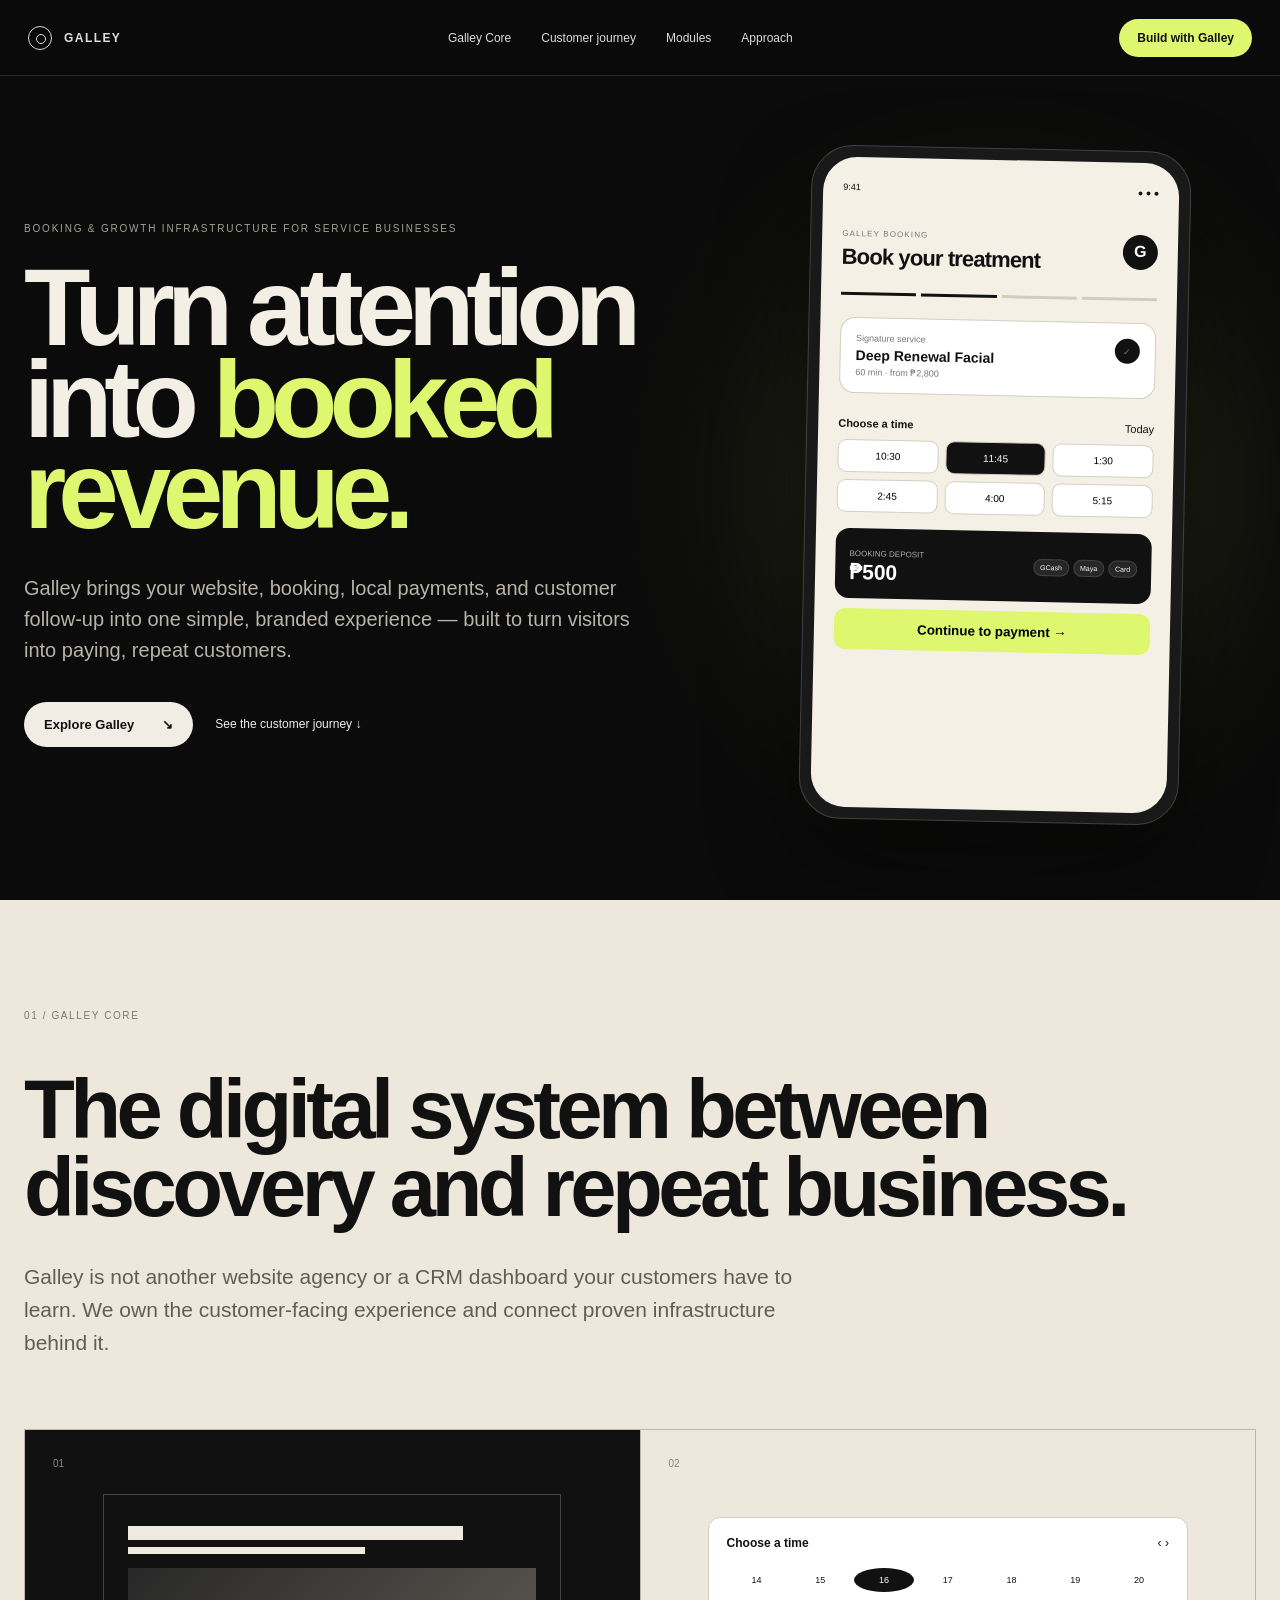
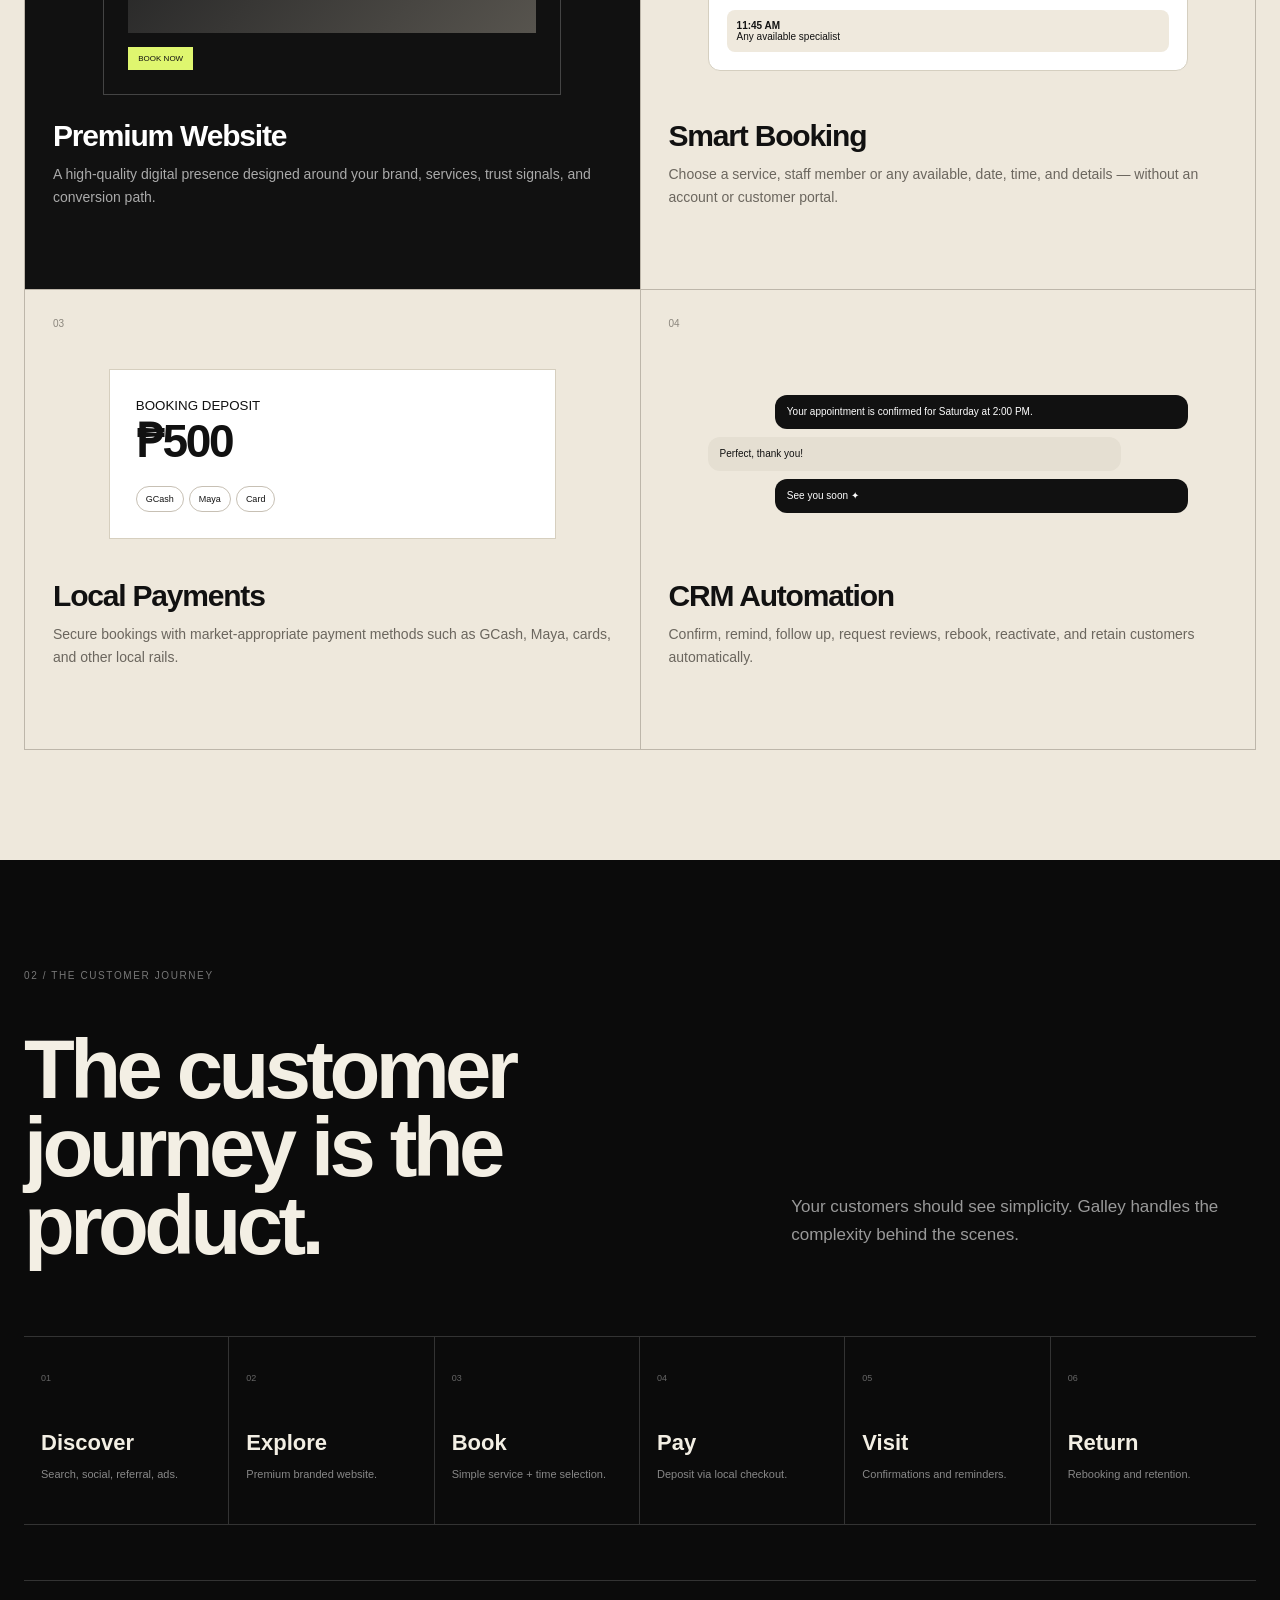
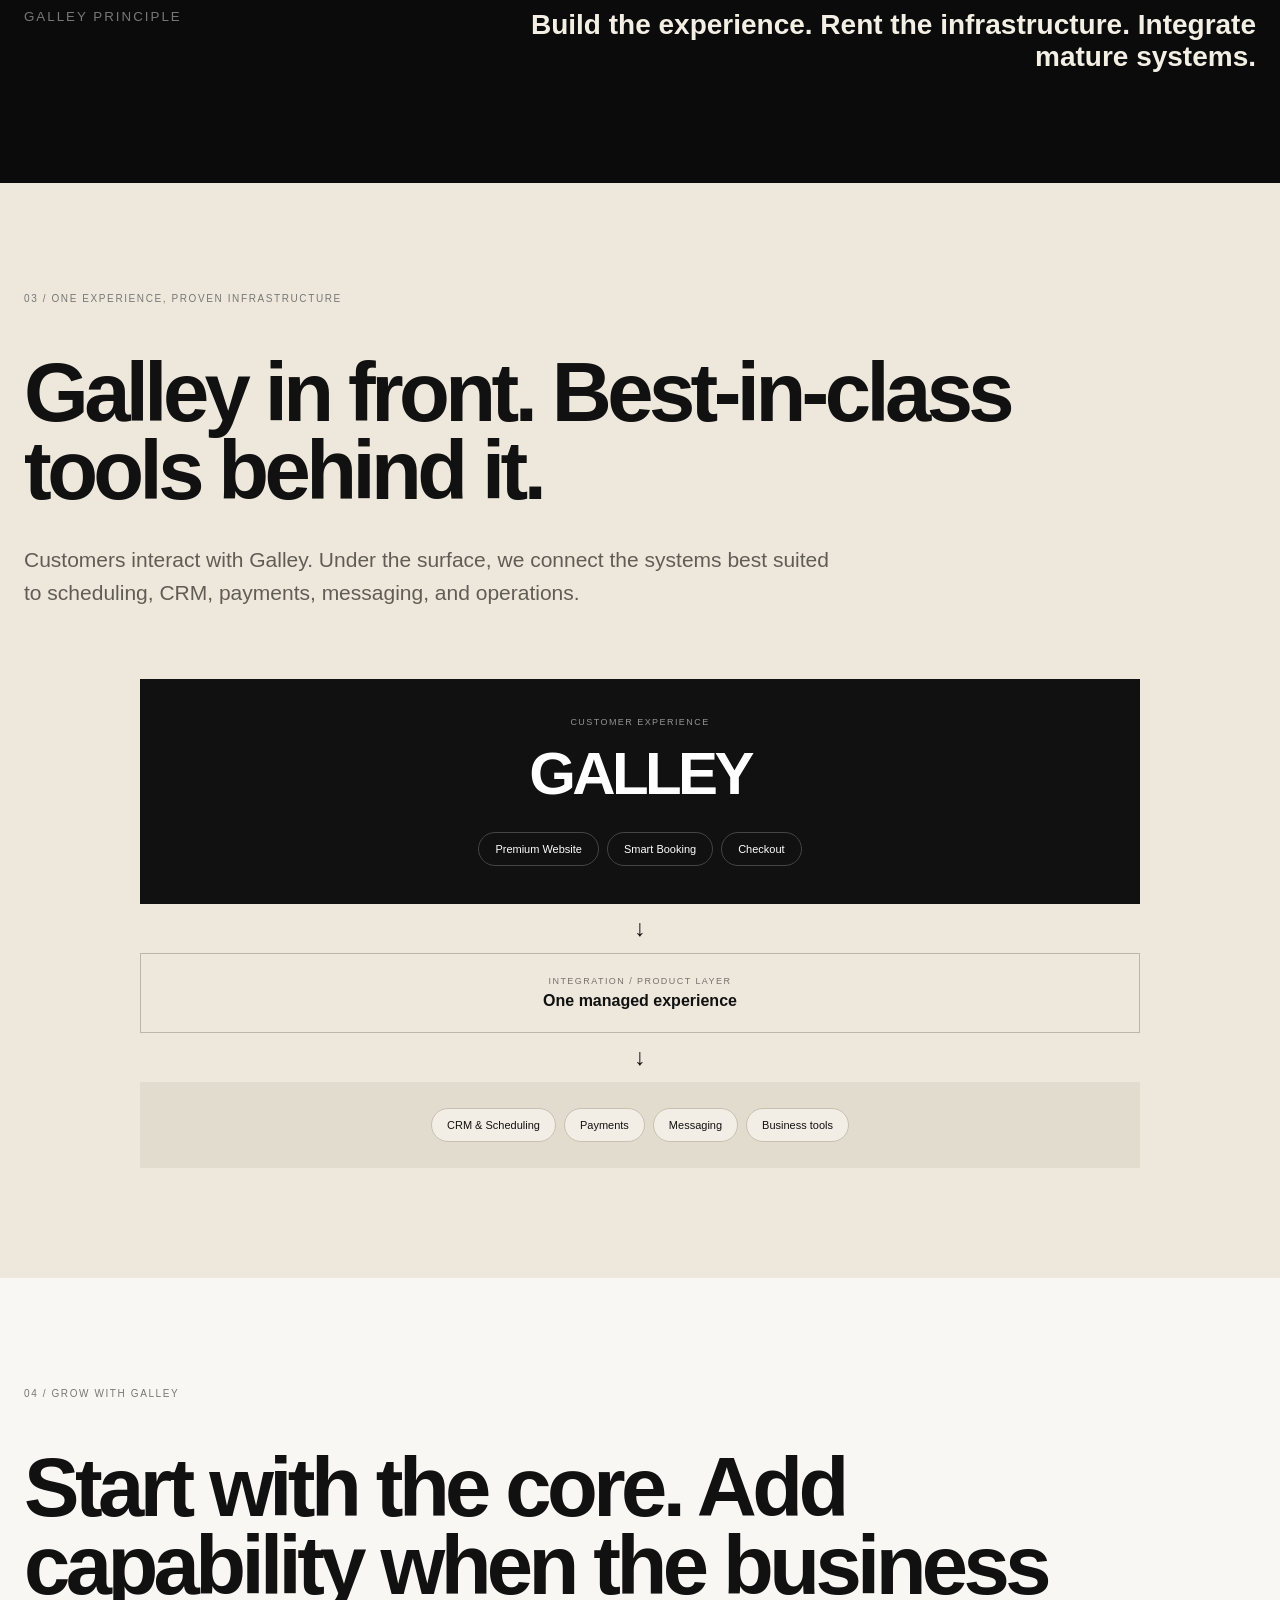
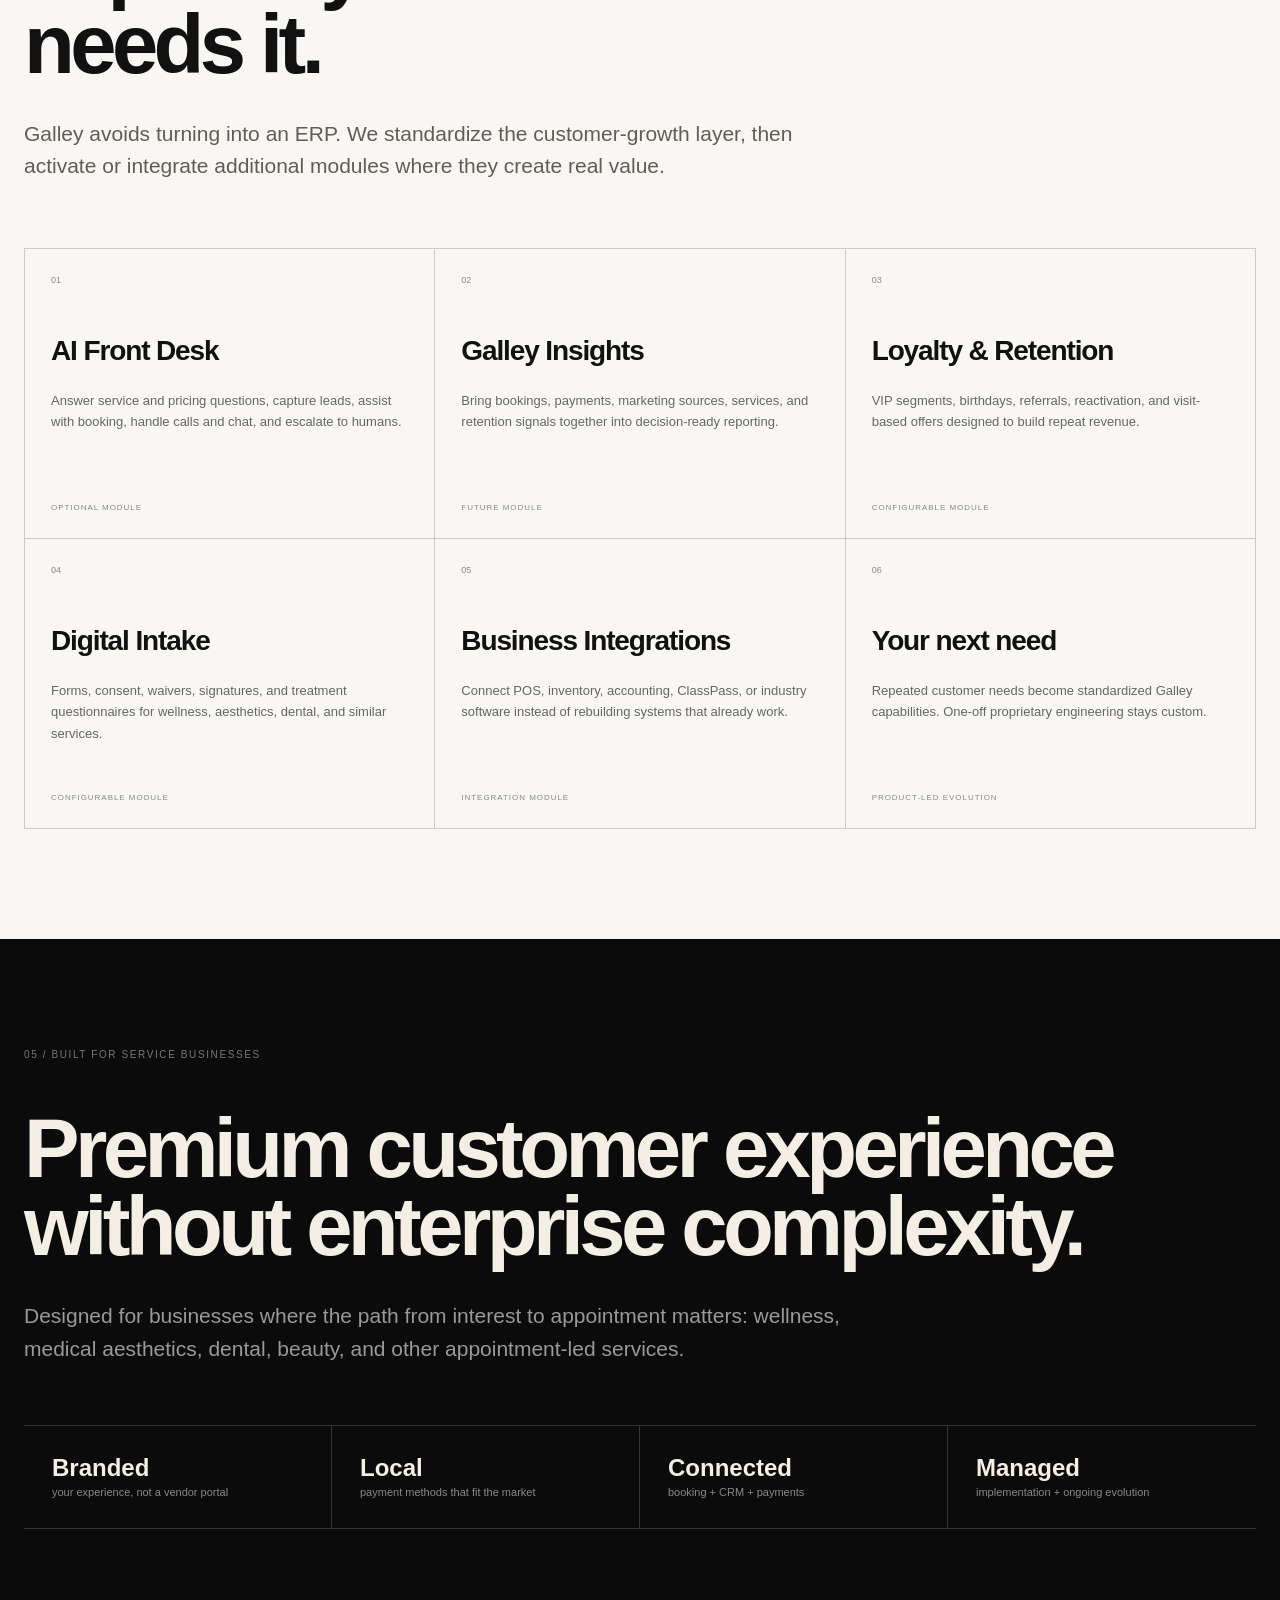
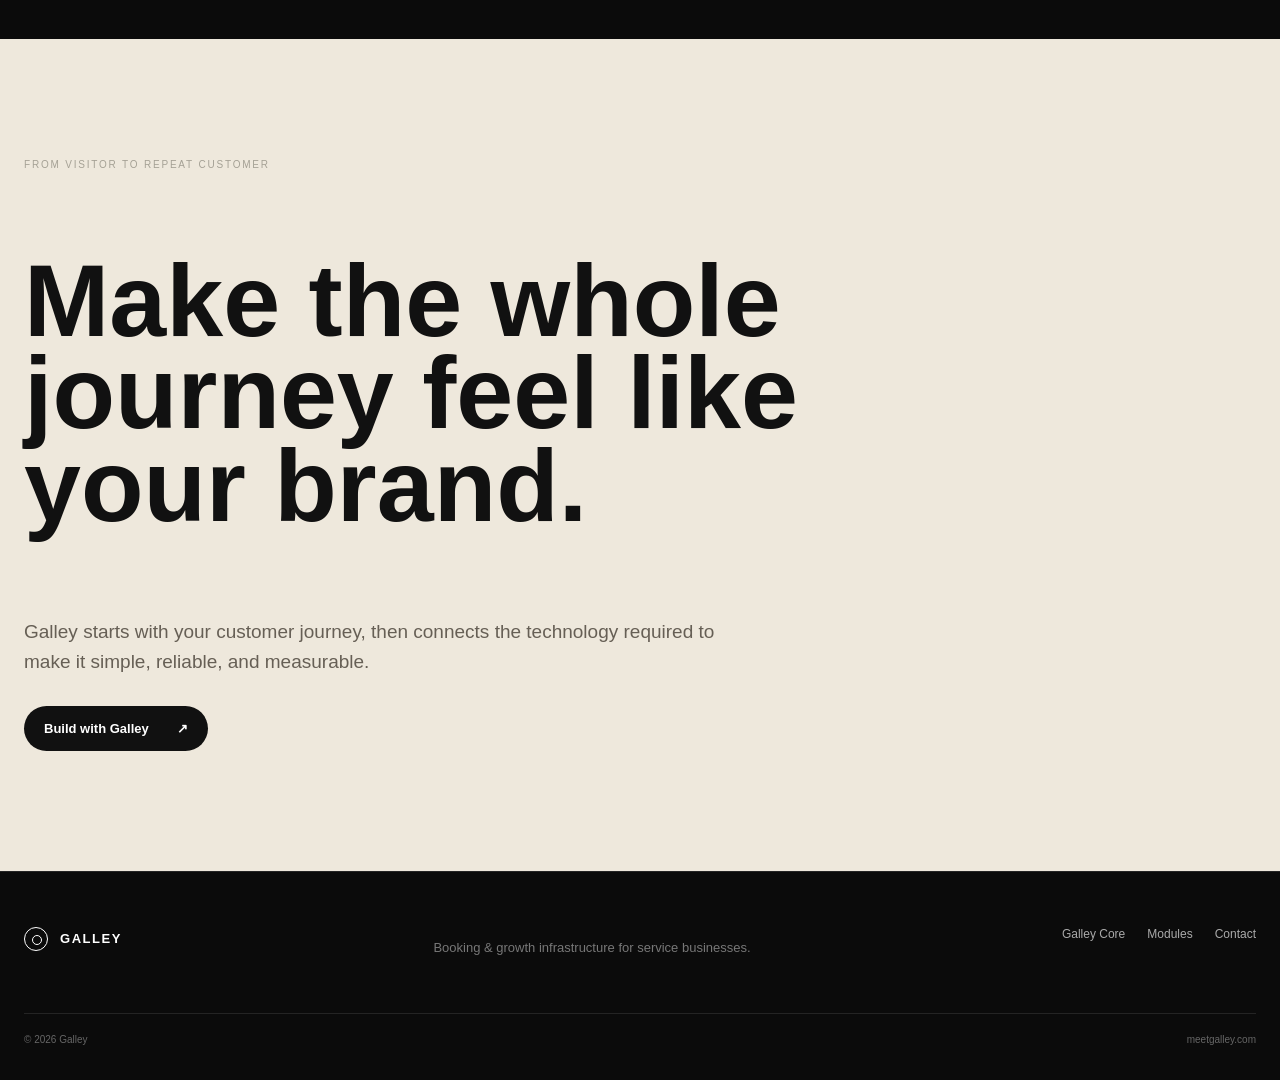
<file: galley-preview/index.html>
<!doctype html>
<html lang="en">
<head>
<meta charset="utf-8">
<meta name="viewport" content="width=device-width,initial-scale=1">
<meta name="description" content="Galley is a digital booking and growth platform for service businesses.">
<title>Galley — Booking & growth for service businesses</title>
<style>
*{box-sizing:border-box}html{scroll-behavior:smooth}body{margin:0;font-family:Inter,ui-sans-serif,-apple-system,BlinkMacSystemFont,"Segoe UI",sans-serif;background:#0b0b0b;color:#111}.wrap{width:min(1380px,calc(100% - 48px));margin:auto}.dark{background:#0b0b0b;color:#f3efe4}.cream{background:#eee8dc}.white{background:#f8f7f3}.nav{position:fixed;z-index:50;top:0;left:0;right:0;height:76px;display:flex;align-items:center;justify-content:space-between;padding:0 28px;border-bottom:1px solid #292929;background:rgba(11,11,11,.9);backdrop-filter:blur(14px);color:#fff}.brand{display:flex;gap:12px;align-items:center;font-weight:800;letter-spacing:.12em;font-size:13px;color:inherit;text-decoration:none}.mark{width:24px;height:24px;border:1px solid currentColor;border-radius:50%;position:relative}.mark:after{content:"";position:absolute;width:8px;height:8px;border:1px solid currentColor;border-radius:50%;left:7px;top:7px}.navlinks{display:flex;gap:30px}.nav a{color:#ddd;text-decoration:none;font-size:12px}.nav .cta{color:#111;background:#dff66f;padding:12px 18px;border-radius:999px;font-weight:700}.hero{min-height:100vh;padding:148px 0 74px;position:relative;overflow:hidden}.heroGrid{display:grid;grid-template-columns:1.1fr .9fr;gap:70px;align-items:center}.eyebrow{text-transform:uppercase;letter-spacing:.18em;font-size:10px;color:#a5a195;margin-bottom:28px}.hero h1{font-size:clamp(64px,8.5vw,132px);line-height:.84;letter-spacing:-.075em;margin:0;max-width:900px;font-weight:600}.hero h1 span{color:#dff66f}.hero p{font-size:20px;line-height:1.55;color:#b9b4aa;max-width:700px;margin:36px 0}.actions{display:flex;gap:22px;align-items:center;flex-wrap:wrap}.btn{display:inline-flex;gap:28px;align-items:center;padding:15px 20px;border-radius:999px;text-decoration:none;font-size:13px;font-weight:700}.btn.light{background:#f1ede4;color:#111}.btn.darkbtn{background:#111;color:#fff}.textlink{color:#eee;text-decoration:none;font-size:12px}.phoneWrap{display:flex;justify-content:center;position:relative}.glow{position:absolute;inset:13% 8%;background:#dff66f;filter:blur(90px);opacity:.12;border-radius:50%}.phone{width:min(380px,100%);background:#191919;border:1px solid #414141;border-radius:42px;padding:11px;box-shadow:0 40px 90px rgba(0,0,0,.45);position:relative;transform:rotate(1.2deg)}.screen{background:#f5f0e5;color:#111;border-radius:34px;padding:25px 20px 18px;min-height:650px}.status{display:flex;justify-content:space-between;font-size:9px;margin-bottom:30px}.apphead{display:flex;justify-content:space-between;align-items:center}.apphead small{font-size:8px;letter-spacing:.14em;color:#777}.apphead h3{font-size:22px;margin:4px 0 0;letter-spacing:-.04em}.gdot{width:35px;height:35px;border-radius:50%;display:grid;place-items:center;background:#111;color:#fff;font-weight:700}.progress{display:grid;grid-template-columns:repeat(4,1fr);gap:5px;margin:22px 0}.progress i{height:3px;background:#d2ccbf}.progress i.on{background:#111}.service{border:1px solid #d4cec0;border-radius:15px;padding:15px;display:flex;justify-content:space-between;background:#fff}.service div{display:flex;flex-direction:column;gap:4px}.service small,.service span{font-size:9px;color:#777}.service strong{font-size:14px}.check{width:25px;height:25px;border-radius:50%;background:#111;color:#fff;display:grid;place-items:center;font-size:11px}.sectionTitle{display:flex;justify-content:space-between;margin:24px 0 10px;font-size:11px}.times{display:grid;grid-template-columns:repeat(3,1fr);gap:7px}.times button{border:1px solid #d5cfc1;background:#fff;border-radius:9px;padding:10px 4px;font-size:10px}.times button.active{background:#111;color:#fff}.deposit{margin-top:16px;background:#111;color:#fff;border-radius:14px;padding:14px;display:flex;justify-content:space-between;align-items:center}.deposit small{font-size:8px;opacity:.65}.deposit strong{display:block;font-size:21px}.pills{display:flex;gap:4px}.pills span{font-size:7px;border:1px solid #444;background:#272727;padding:4px 6px;border-radius:99px}.continue{width:100%;border:0;background:#dff66f;border-radius:11px;padding:13px;margin-top:10px;font-weight:800}.section{padding:110px 0}.label{text-transform:uppercase;letter-spacing:.16em;font-size:10px;color:#777;margin-bottom:50px}.section h2{font-size:clamp(48px,6.5vw,92px);line-height:.94;letter-spacing:-.055em;margin:0;max-width:1150px;font-weight:550}.lead{font-size:21px;line-height:1.55;max-width:820px;color:#615d55;margin:34px 0 0}.grid4{display:grid;grid-template-columns:repeat(2,1fr);margin-top:70px;border-top:1px solid #bdb6aa;border-left:1px solid #bdb6aa}.card{min-height:460px;padding:28px;border-right:1px solid #bdb6aa;border-bottom:1px solid #bdb6aa;display:flex;flex-direction:column}.card.darkcard{background:#111;color:#fff}.num{font-size:10px;color:#8b867d}.visual{height:190px;margin:30px 0;display:flex;align-items:center;justify-content:center}.card h3{font-size:30px;letter-spacing:-.04em;margin:0 0 10px}.card p{font-size:14px;line-height:1.65;color:#6b665e;margin:0}.darkcard p{color:#aaa}.miniSite{width:82%;padding:24px;border:1px solid #444}.line{height:7px;background:#efeadf;width:58%;margin:7px 0}.line.big{height:14px;width:82%}.heroBox{height:65px;background:linear-gradient(135deg,#282828,#57544e);margin:14px 0}.smallBtn{display:inline-block;background:#dff66f;color:#111;padding:7px 10px;font-size:8px}.cal{width:86%;background:#fff;border:1px solid #d5cfc0;padding:18px;border-radius:12px}.calTop{display:flex;justify-content:space-between;font-size:12px}.dates{display:grid;grid-template-columns:repeat(7,1fr);margin:18px 0;gap:4px}.dates span{font-size:9px;text-align:center;padding:7px 0}.dates .sel{background:#111;color:#fff;border-radius:50%}.booking{background:#efe9dd;border-radius:8px;padding:10px;font-size:10px}.paybox{width:80%;padding:26px;background:#fff;border:1px solid #d6cfbf}.paybox strong{font-size:46px;display:block;letter-spacing:-.05em}.payrow{display:flex;gap:5px;margin-top:18px}.payrow span{font-size:9px;border:1px solid #c7c0b4;padding:7px 9px;border-radius:99px}.msg{width:86%}.bubble{font-size:10px;padding:10px 12px;border-radius:12px;margin:8px 0;max-width:86%;line-height:1.4}.out{background:#111;color:#fff;margin-left:auto}.in{background:#e5dfd2}.journeyIntro{display:grid;grid-template-columns:1.2fr .8fr;gap:70px;align-items:end}.journeyIntro p{color:#999;font-size:17px;line-height:1.65}.rail{display:grid;grid-template-columns:repeat(6,1fr);border-top:1px solid #333;border-bottom:1px solid #333;margin-top:70px}.step{padding:30px 17px;border-right:1px solid #333}.step:last-child{border-right:0}.step span{font-size:9px;color:#666}.step b{font-size:22px;display:block;margin:45px 0 8px}.step p{font-size:11px;color:#888;line-height:1.45}.principle{margin-top:55px;border-top:1px solid #333;padding-top:28px;display:flex;justify-content:space-between;gap:30px}.principle small{color:#777;letter-spacing:.15em}.principle strong{font-size:28px;max-width:760px;text-align:right}.stack{max-width:1000px;margin:70px auto 0;text-align:center}.front{background:#111;color:#fff;padding:38px}.front small,.layer small{display:block;font-size:9px;letter-spacing:.16em;opacity:.55}.front strong{font-size:60px;display:block;margin:12px 0 24px;letter-spacing:-.06em}.chips{display:flex;gap:8px;justify-content:center;flex-wrap:wrap}.chips span{border:1px solid #444;padding:10px 16px;border-radius:99px;font-size:11px}.down{font-size:23px;padding:11px}.layer{border:1px solid #bcb5aa;padding:22px}.layer strong{display:block;margin-top:6px}.tools{display:flex;justify-content:center;gap:8px;flex-wrap:wrap;background:#e2dccf;padding:26px}.tools span{background:#f3eee5;border:1px solid #c8c0b2;padding:10px 15px;border-radius:99px;font-size:11px}.modules{display:grid;grid-template-columns:repeat(3,1fr);margin-top:65px;border-top:1px solid #ccc;border-left:1px solid #ccc}.module{min-height:290px;padding:26px;border-right:1px solid #ccc;border-bottom:1px solid #ccc;display:flex;flex-direction:column}.module>span{font-size:9px;color:#888}.module h3{font-size:28px;letter-spacing:-.04em;margin:50px 0 10px}.module p{font-size:13px;line-height:1.65;color:#666}.module small{margin-top:auto;text-transform:uppercase;letter-spacing:.12em;font-size:8px;color:#888}.proof{display:grid;grid-template-columns:repeat(4,1fr);border-top:1px solid #333;border-bottom:1px solid #333;margin-top:60px}.proof div{padding:28px;border-right:1px solid #333}.proof div:last-child{border-right:0}.proof strong{font-size:24px;display:block}.proof span{font-size:11px;color:#888}.final{padding:120px 0}.final .inner{max-width:1000px}.final h2{font-size:clamp(58px,8vw,110px);line-height:.9}.final p{max-width:720px;font-size:19px;line-height:1.6;color:#665f55;margin:28px 0}.footer{padding:55px 0 35px;background:#0b0b0b;color:#fff;border-top:1px solid #252525}.footerTop{display:flex;justify-content:space-between;align-items:flex-start;gap:30px}.footer p{color:#777;font-size:13px}.footerLinks{display:flex;gap:22px}.footerLinks a{color:#aaa;text-decoration:none;font-size:12px}.copyright{margin-top:45px;padding-top:20px;border-top:1px solid #242424;display:flex;justify-content:space-between;color:#666;font-size:10px}.reveal{opacity:0;transform:translateY(24px);transition:.7s ease}.reveal.on{opacity:1;transform:none}
@media(max-width:900px){.wrap{width:min(100% - 28px,1380px)}.navlinks{display:none}.hero{padding-top:120px}.heroGrid,.journeyIntro{grid-template-columns:1fr}.hero h1{font-size:64px}.phoneWrap{margin-top:20px}.screen{min-height:590px}.grid4,.modules{grid-template-columns:1fr}.rail{grid-template-columns:1fr 1fr}.step:nth-child(2n){border-right:0}.principle{flex-direction:column}.principle strong{text-align:left}.proof{grid-template-columns:1fr 1fr}.proof div:nth-child(2n){border-right:0}.footerTop{flex-direction:column}}
@media(max-width:560px){.hero h1{font-size:50px}.hero p{font-size:17px}.section{padding:80px 0}.section h2{font-size:46px}.rail{grid-template-columns:1fr}.step{border-right:0;border-bottom:1px solid #333}.step:last-child{border-bottom:0}.proof{grid-template-columns:1fr}.proof div{border-right:0;border-bottom:1px solid #333}.proof div:last-child{border-bottom:0}.front strong{font-size:46px}.footerLinks{flex-wrap:wrap}}
</style>
</head>
<body>
<header class="nav">
<a class="brand" href="#top"><span class="mark"></span>GALLEY</a>
<nav class="navlinks"><a href="#core">Galley Core</a><a href="#journey">Customer journey</a><a href="#modules">Modules</a><a href="#approach">Approach</a></nav>
<a class="cta" href="mailto:hello@meetgalley.com?subject=Build%20with%20Galley">Build with Galley</a>
</header>
<main id="top">
<section class="hero dark"><div class="wrap heroGrid">
<div class="reveal"><div class="eyebrow">Booking & growth infrastructure for service businesses</div><h1>Turn attention into <span>booked revenue.</span></h1><p>Galley brings your website, booking, local payments, and customer follow-up into one simple, branded experience — built to turn visitors into paying, repeat customers.</p><div class="actions"><a class="btn light" href="#core">Explore Galley <span>↘</span></a><a class="textlink" href="#journey">See the customer journey ↓</a></div></div>
<div class="phoneWrap reveal"><div class="glow"></div><div class="phone"><div class="screen"><div class="status"><span>9:41</span><span>● ● ●</span></div><div class="apphead"><div><small>GALLEY BOOKING</small><h3>Book your treatment</h3></div><div class="gdot">G</div></div><div class="progress"><i class="on"></i><i class="on"></i><i></i><i></i></div><div class="service"><div><small>Signature service</small><strong>Deep Renewal Facial</strong><span>60 min · from ₱2,800</span></div><span class="check">✓</span></div><div class="sectionTitle"><b>Choose a time</b><span>Today</span></div><div class="times"><button>10:30</button><button class="active">11:45</button><button>1:30</button><button>2:45</button><button>4:00</button><button>5:15</button></div><div class="deposit"><div><small>BOOKING DEPOSIT</small><strong>₱500</strong></div><div class="pills"><span>GCash</span><span>Maya</span><span>Card</span></div></div><button class="continue">Continue to payment →</button></div></div></div>
</div></section>

<section id="core" class="section cream"><div class="wrap">
<div class="label reveal">01 / Galley Core</div><h2 class="reveal">The digital system between discovery and repeat business.</h2><p class="lead reveal">Galley is not another website agency or a CRM dashboard your customers have to learn. We own the customer-facing experience and connect proven infrastructure behind it.</p>
<div class="grid4">
<article class="card darkcard reveal"><span class="num">01</span><div class="visual"><div class="miniSite"><div class="line big"></div><div class="line"></div><div class="heroBox"></div><span class="smallBtn">BOOK NOW</span></div></div><h3>Premium Website</h3><p>A high-quality digital presence designed around your brand, services, trust signals, and conversion path.</p></article>
<article class="card reveal"><span class="num">02</span><div class="visual"><div class="cal"><div class="calTop"><b>Choose a time</b><span>‹ ›</span></div><div class="dates"><span>14</span><span>15</span><span class="sel">16</span><span>17</span><span>18</span><span>19</span><span>20</span></div><div class="booking"><b>11:45 AM</b><br>Any available specialist</div></div></div><h3>Smart Booking</h3><p>Choose a service, staff member or any available, date, time, and details — without an account or customer portal.</p></article>
<article class="card reveal"><span class="num">03</span><div class="visual"><div class="paybox"><small>BOOKING DEPOSIT</small><strong>₱500</strong><div class="payrow"><span>GCash</span><span>Maya</span><span>Card</span></div></div></div><h3>Local Payments</h3><p>Secure bookings with market-appropriate payment methods such as GCash, Maya, cards, and other local rails.</p></article>
<article class="card reveal"><span class="num">04</span><div class="visual"><div class="msg"><div class="bubble out">Your appointment is confirmed for Saturday at 2:00 PM.</div><div class="bubble in">Perfect, thank you!</div><div class="bubble out">See you soon ✦</div></div></div><h3>CRM Automation</h3><p>Confirm, remind, follow up, request reviews, rebook, reactivate, and retain customers automatically.</p></article>
</div></div></section>

<section id="journey" class="section dark"><div class="wrap">
<div class="label reveal" style="color:#777">02 / The customer journey</div><div class="journeyIntro"><h2 class="reveal">The customer journey is the product.</h2><p class="reveal">Your customers should see simplicity. Galley handles the complexity behind the scenes.</p></div>
<div class="rail reveal"><div class="step"><span>01</span><b>Discover</b><p>Search, social, referral, ads.</p></div><div class="step"><span>02</span><b>Explore</b><p>Premium branded website.</p></div><div class="step"><span>03</span><b>Book</b><p>Simple service + time selection.</p></div><div class="step"><span>04</span><b>Pay</b><p>Deposit via local checkout.</p></div><div class="step"><span>05</span><b>Visit</b><p>Confirmations and reminders.</p></div><div class="step"><span>06</span><b>Return</b><p>Rebooking and retention.</p></div></div>
<div class="principle reveal"><small>GALLEY PRINCIPLE</small><strong>Build the experience. Rent the infrastructure. Integrate mature systems.</strong></div>
</div></section>

<section id="approach" class="section cream"><div class="wrap"><div class="label reveal">03 / One experience, proven infrastructure</div><h2 class="reveal">Galley in front. Best-in-class tools behind it.</h2><p class="lead reveal">Customers interact with Galley. Under the surface, we connect the systems best suited to scheduling, CRM, payments, messaging, and operations.</p>
<div class="stack reveal"><div class="front"><small>CUSTOMER EXPERIENCE</small><strong>GALLEY</strong><div class="chips"><span>Premium Website</span><span>Smart Booking</span><span>Checkout</span></div></div><div class="down">↓</div><div class="layer"><small>INTEGRATION / PRODUCT LAYER</small><strong>One managed experience</strong></div><div class="down">↓</div><div class="tools"><span>CRM & Scheduling</span><span>Payments</span><span>Messaging</span><span>Business tools</span></div></div>
</div></section>

<section id="modules" class="section white"><div class="wrap"><div class="label reveal">04 / Grow with Galley</div><h2 class="reveal">Start with the core. Add capability when the business needs it.</h2><p class="lead reveal">Galley avoids turning into an ERP. We standardize the customer-growth layer, then activate or integrate additional modules where they create real value.</p>
<div class="modules">
<article class="module reveal"><span>01</span><h3>AI Front Desk</h3><p>Answer service and pricing questions, capture leads, assist with booking, handle calls and chat, and escalate to humans.</p><small>Optional module</small></article>
<article class="module reveal"><span>02</span><h3>Galley Insights</h3><p>Bring bookings, payments, marketing sources, services, and retention signals together into decision-ready reporting.</p><small>Future module</small></article>
<article class="module reveal"><span>03</span><h3>Loyalty & Retention</h3><p>VIP segments, birthdays, referrals, reactivation, and visit-based offers designed to build repeat revenue.</p><small>Configurable module</small></article>
<article class="module reveal"><span>04</span><h3>Digital Intake</h3><p>Forms, consent, waivers, signatures, and treatment questionnaires for wellness, aesthetics, dental, and similar services.</p><small>Configurable module</small></article>
<article class="module reveal"><span>05</span><h3>Business Integrations</h3><p>Connect POS, inventory, accounting, ClassPass, or industry software instead of rebuilding systems that already work.</p><small>Integration module</small></article>
<article class="module reveal"><span>06</span><h3>Your next need</h3><p>Repeated customer needs become standardized Galley capabilities. One-off proprietary engineering stays custom.</p><small>Product-led evolution</small></article>
</div></div></section>

<section class="section dark"><div class="wrap"><div class="label reveal" style="color:#777">05 / Built for service businesses</div><h2 class="reveal">Premium customer experience without enterprise complexity.</h2><p class="lead reveal" style="color:#999">Designed for businesses where the path from interest to appointment matters: wellness, medical aesthetics, dental, beauty, and other appointment-led services.</p><div class="proof reveal"><div><strong>Branded</strong><span>your experience, not a vendor portal</span></div><div><strong>Local</strong><span>payment methods that fit the market</span></div><div><strong>Connected</strong><span>booking + CRM + payments</span></div><div><strong>Managed</strong><span>implementation + ongoing evolution</span></div></div></div></section>

<section class="final cream"><div class="wrap"><div class="inner reveal"><div class="eyebrow">From visitor to repeat customer</div><h2>Make the whole journey feel like your brand.</h2><p>Galley starts with your customer journey, then connects the technology required to make it simple, reliable, and measurable.</p><a class="btn darkbtn" href="mailto:hello@meetgalley.com?subject=Build%20with%20Galley">Build with Galley <span>↗</span></a></div></div></section>
</main>

<footer class="footer"><div class="wrap"><div class="footerTop"><a class="brand" href="#top"><span class="mark"></span>GALLEY</a><p>Booking & growth infrastructure for service businesses.</p><div class="footerLinks"><a href="#core">Galley Core</a><a href="#modules">Modules</a><a href="mailto:hello@meetgalley.com">Contact</a></div></div><div class="copyright"><span>© 2026 Galley</span><span>meetgalley.com</span></div></div></footer>
<script>
const io=new IntersectionObserver(es=>es.forEach(e=>{if(e.isIntersecting)e.target.classList.add('on')}),{threshold:.12});
document.querySelectorAll('.reveal').forEach(el=>io.observe(el));
</script>
</body></html>
</file>
